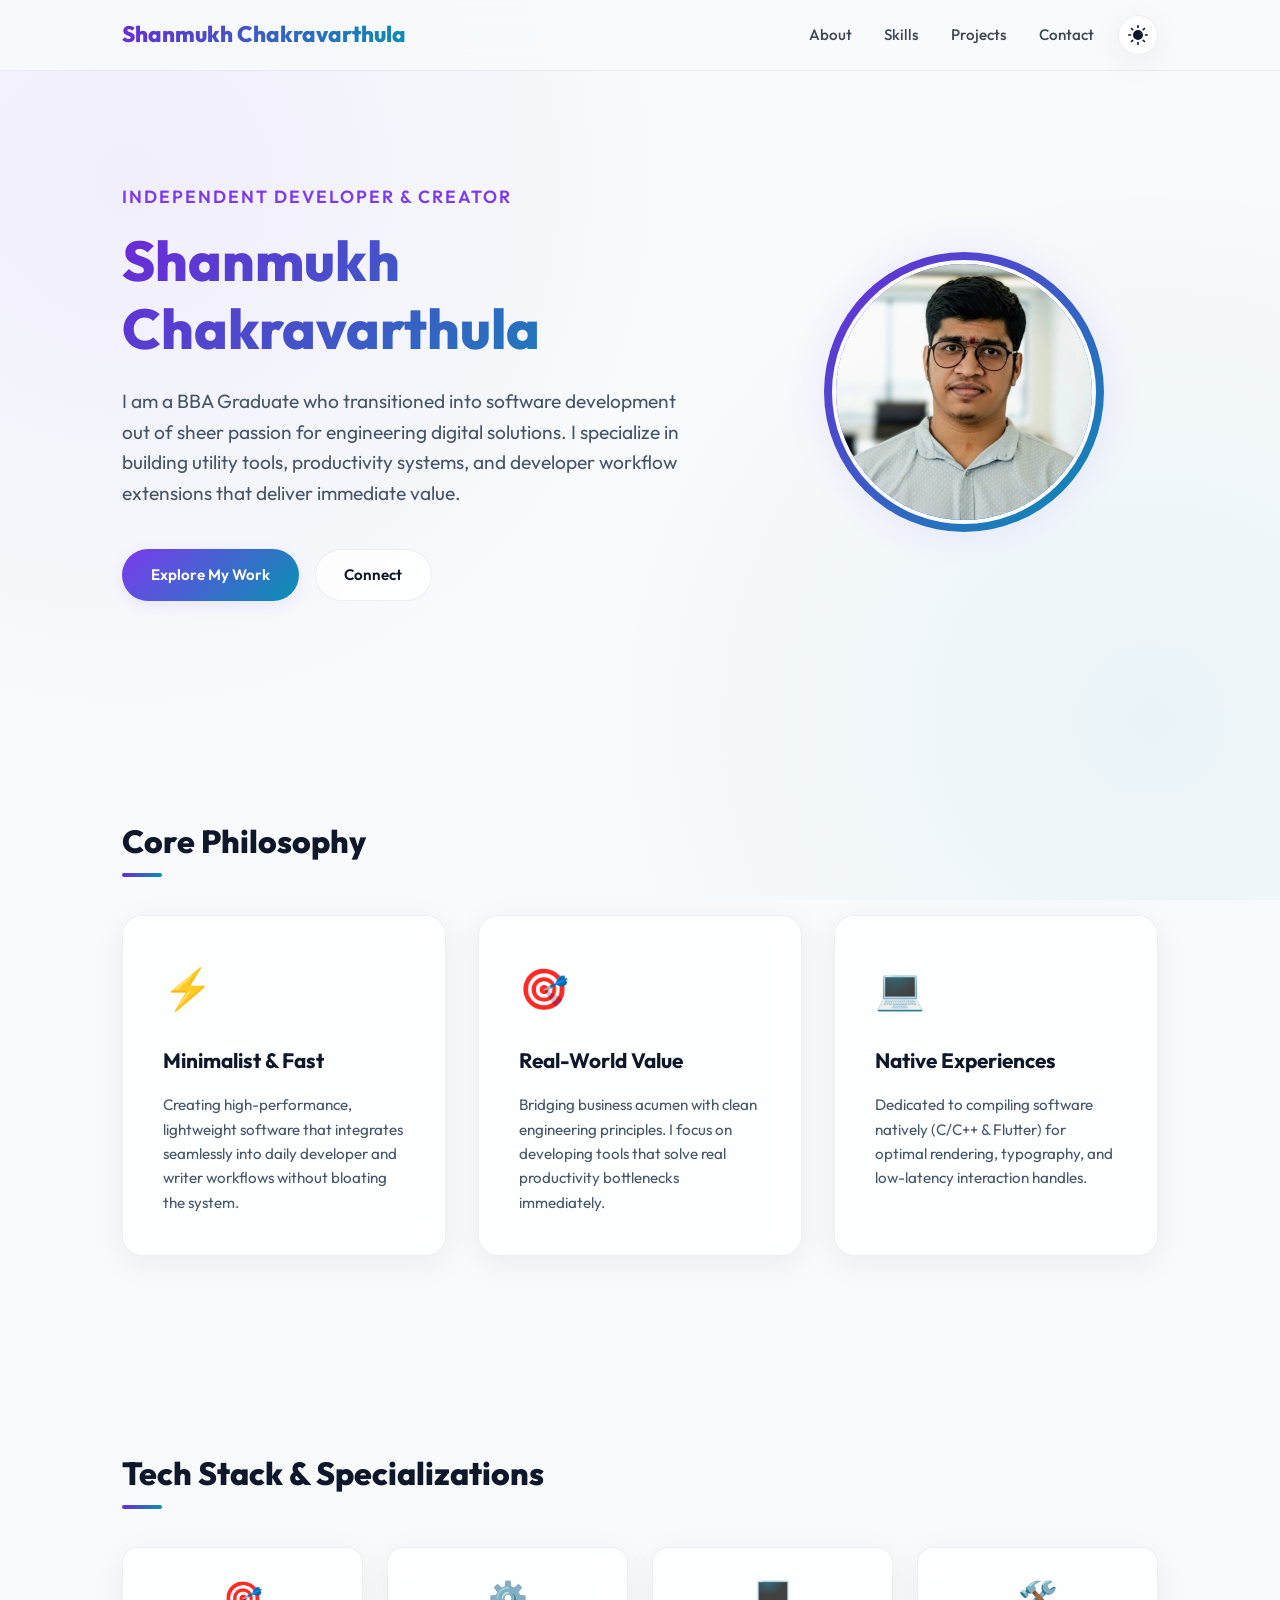
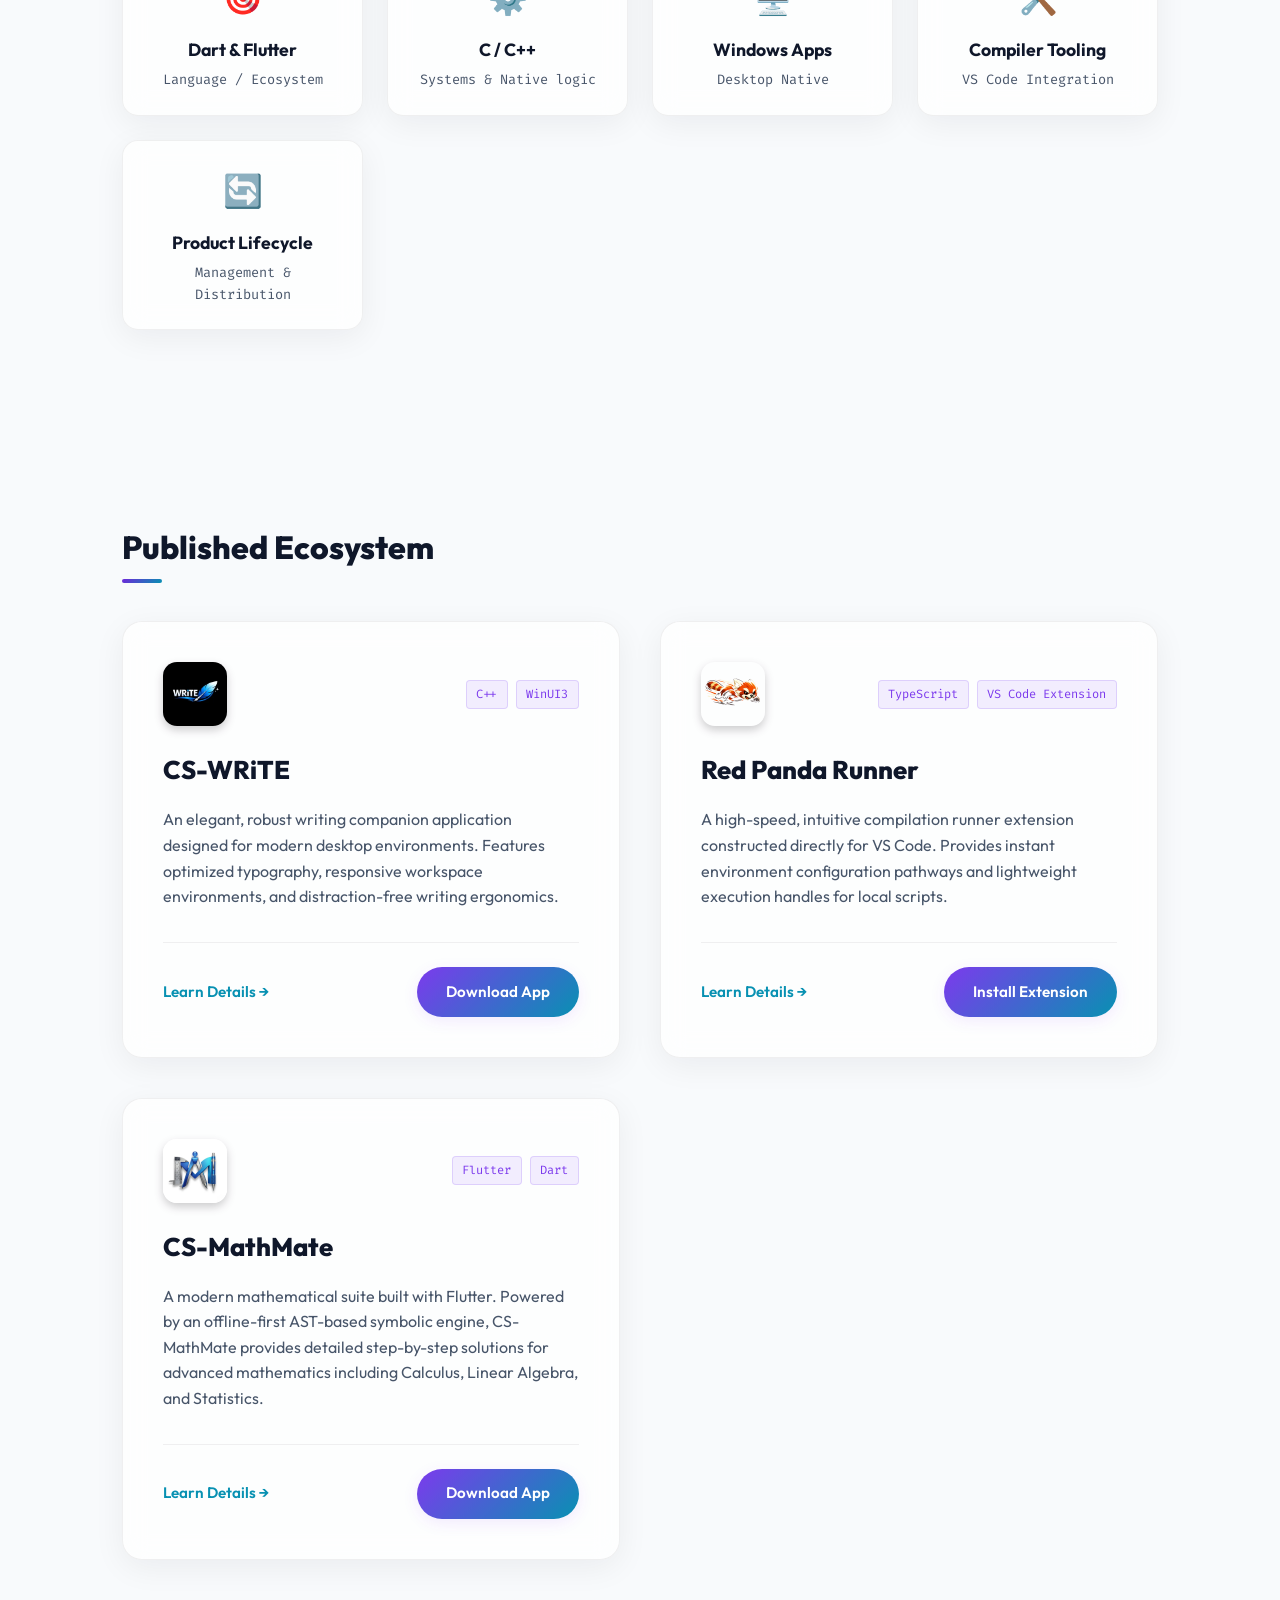
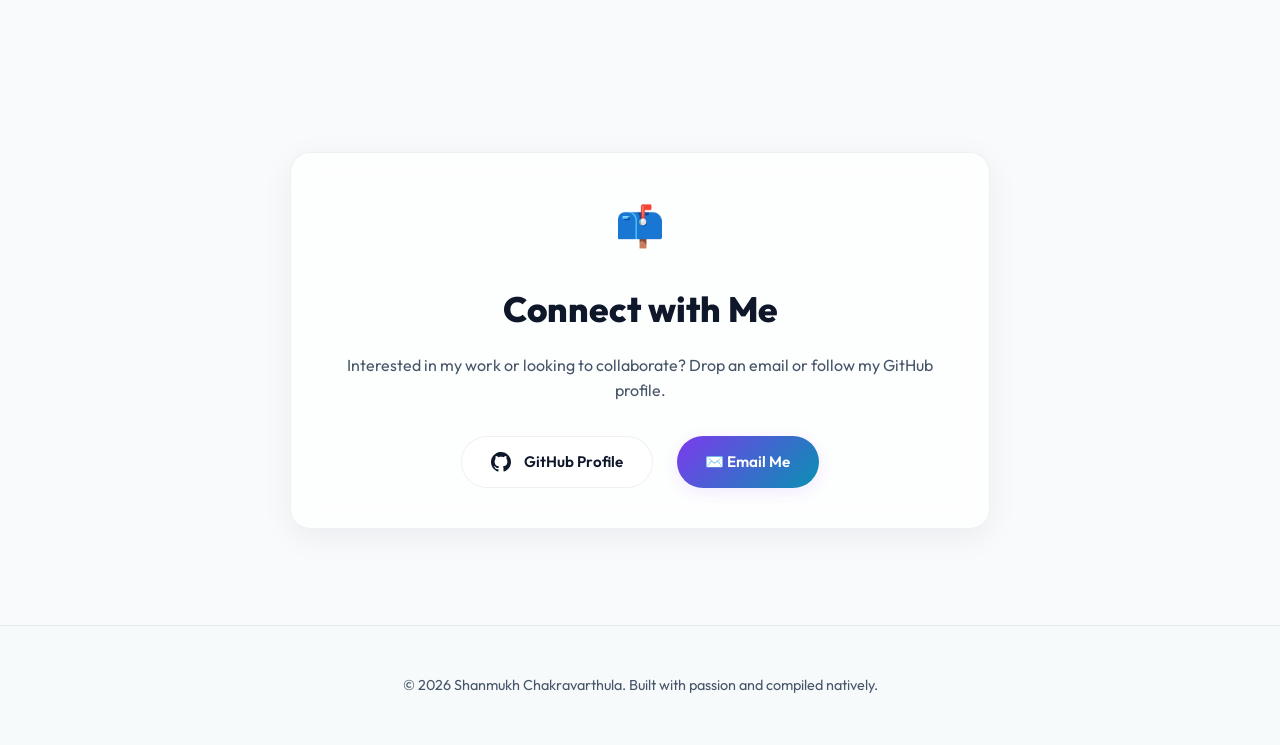
<file: index.html>
<!DOCTYPE html>
<html lang="en">
<head>
    <meta charset="UTF-8">
    <meta http-equiv="X-UA-Compatible" content="IE=edge">
    <meta name="viewport" content="width=device-width, initial-scale=1.0">
    <title>Shanmukh Chakravarthula | Portfolio</title>
    
    <!-- Meta Descriptions for SEO -->
    <meta name="description" content="Portfolio of Shanmukh Chakravarthula - A BBA graduate turned Software Developer specializing in utility tools, productivity systems, and native developer workflow extensions.">
    <meta name="keywords" content="Shanmukh Chakravarthula, Software Developer, Flutter, Dart, C, C++, CS-WRiTE, Red Panda Runner, Developer Tooling">
    
    <!-- Open Graph / Facebook -->
    <meta property="og:type" content="website">
    <meta property="og:url" content="https://shanmukh-chakravarthula.github.io/">
    <meta property="og:title" content="Shanmukh Chakravarthula | Portfolio">
    <meta property="og:description" content="Utility tools, productivity systems, and developer workflow extensions. Built with Dart, Flutter, C, and C++.">
    
    <!-- Stylesheets -->
    <link rel="stylesheet" href="style.css">
</head>
<body>

    <!-- Header / Navbar -->
    <header>
        <div class="container nav-wrapper">
            <a href="index.html" class="logo" id="nav-logo">Shanmukh Chakravarthula</a>
            <div class="nav-actions">
                <ul class="nav-links">
                    <li><a href="#about">About</a></li>
                    <li><a href="#tech">Skills</a></li>
                    <li><a href="#projects">Projects</a></li>
                    <li><a href="#contact">Contact</a></li>
                </ul>
                <button class="theme-toggle-btn" aria-label="Toggle theme" id="theme-toggle">
                    <!-- Sun Icon -->
                    <svg class="sun-icon" viewBox="0 0 24 24" fill="none" stroke="currentColor" stroke-width="2" stroke-linecap="round" stroke-linejoin="round">
                        <circle cx="12" cy="12" r="5"></circle>
                        <line x1="12" y1="1" x2="12" y2="3"></line>
                        <line x1="12" y1="21" x2="12" y2="23"></line>
                        <line x1="4.22" y1="4.22" x2="5.64" y2="5.64"></line>
                        <line x1="18.36" y1="18.36" x2="19.78" y2="19.78"></line>
                        <line x1="1" y1="12" x2="3" y2="12"></line>
                        <line x1="21" y1="12" x2="23" y2="12"></line>
                        <line x1="4.22" y1="19.78" x2="5.64" y2="18.36"></line>
                        <line x1="18.36" y1="5.64" x2="19.78" y2="4.22"></line>
                    </svg>
                    <!-- Moon Icon -->
                    <svg class="moon-icon" viewBox="0 0 24 24" fill="none" stroke="currentColor" stroke-width="2" stroke-linecap="round" stroke-linejoin="round">
                        <path d="M21 12.79A9 9 0 1 1 11.21 3 7 7 0 0 0 21 12.79z"></path>
                    </svg>
                </button>
            </div>
        </div>
    </header>

    <!-- Hero Section -->
    <section class="hero" id="home">
        <div class="container hero-grid">
            <div class="hero-content">
                <span class="hero-subtitle">Independent Developer & Creator</span>
                <h1 class="hero-title">Shanmukh Chakravarthula</h1>
                <p class="hero-desc">
                    I am a BBA Graduate who transitioned into software development out of sheer passion for engineering digital solutions. I specialize in building utility tools, productivity systems, and developer workflow extensions that deliver immediate value.
                </p>
                <div class="hero-buttons">
                    <a href="#projects" class="btn btn-primary" id="btn-hero-projects">Explore My Work</a>
                    <a href="#contact" class="btn btn-secondary" id="btn-hero-contact">Connect</a>
                </div>
            </div>
            <div class="hero-avatar">
                <div class="avatar-wrapper">
                    <img src="assets/profile.webp" alt="Shanmukh Chakravarthula Profile">
                </div>
            </div>
        </div>
    </section>

    <!-- About / Philosophy Section -->
    <section class="section" id="about">
        <div class="container">
            <h2 class="section-title">Core Philosophy</h2>
            <div class="philosophy-grid">
                <!-- Card 1 -->
                <div class="glass-card">
                    <span class="card-icon">⚡</span>
                    <h3 class="card-title">Minimalist & Fast</h3>
                    <p class="card-desc">Creating high-performance, lightweight software that integrates seamlessly into daily developer and writer workflows without bloating the system.</p>
                </div>
                <!-- Card 2 -->
                <div class="glass-card">
                    <span class="card-icon">🎯</span>
                    <h3 class="card-title">Real-World Value</h3>
                    <p class="card-desc">Bridging business acumen with clean engineering principles. I focus on developing tools that solve real productivity bottlenecks immediately.</p>
                </div>
                <!-- Card 3 -->
                <div class="glass-card">
                    <span class="card-icon">💻</span>
                    <h3 class="card-title">Native Experiences</h3>
                    <p class="card-desc">Dedicated to compiling software natively (C/C++ & Flutter) for optimal rendering, typography, and low-latency interaction handles.</p>
                </div>
            </div>
        </div>
    </section>

    <!-- Tech Stack Section -->
    <section class="section" id="tech">
        <div class="container">
            <h2 class="section-title">Tech Stack & Specializations</h2>
            <div class="tech-grid">
                <!-- Tech 1 -->
                <div class="tech-card">
                    <div class="tech-logo">🎯</div>
                    <div class="tech-name">Dart & Flutter</div>
                    <div class="tech-type">Language / Ecosystem</div>
                </div>
                <!-- Tech 2 -->
                <div class="tech-card">
                    <div class="tech-logo">⚙️</div>
                    <div class="tech-name">C / C++</div>
                    <div class="tech-type">Systems & Native logic</div>
                </div>
                <!-- Tech 3 -->
                <div class="tech-card">
                    <div class="tech-logo">🖥️</div>
                    <div class="tech-name">Windows Apps</div>
                    <div class="tech-type">Desktop Native</div>
                </div>
                <!-- Tech 4 -->
                <div class="tech-card">
                    <div class="tech-logo">🛠️</div>
                    <div class="tech-name">Compiler Tooling</div>
                    <div class="tech-type">VS Code Integration</div>
                </div>
                <!-- Tech 5 -->
                <div class="tech-card">
                    <div class="tech-logo">🔄</div>
                    <div class="tech-name">Product Lifecycle</div>
                    <div class="tech-type">Management & Distribution</div>
                </div>
            </div>
        </div>
    </section>

    <!-- Projects Section -->
    <section class="section" id="projects">
        <div class="container">
            <h2 class="section-title">Published Ecosystem</h2>
            <div class="projects-grid">
                
                <!-- Project: CS-WRiTE -->
                <div class="glass-card project-card">
                    <div class="project-header">
                        <img src="assets/cs-write.webp" alt="CS-WRiTE Logo" class="project-logo-img">
                        <div class="project-tags">
                            <span class="tag">C++</span>
                            <span class="tag">WinUI3</span>
                        </div>
                    </div>
                    <a href="cs-write.html" class="project-name-link" id="link-cs-write">CS-WRiTE</a>
                    <p class="project-desc">
                        An elegant, robust writing companion application designed for modern desktop environments. Features optimized typography, responsive workspace environments, and distraction-free writing ergonomics.
                    </p>
                    <div class="project-footer">
                        <a href="cs-write.html" class="project-link-local" id="link-learn-cs-write">Learn Details &rarr;</a>
                        <a href="https://apps.microsoft.com/detail/9NC2K0ZTNJC6?hl=en-us&gl=IN&ocid=pdpshare" target="_blank" rel="noopener noreferrer" class="btn btn-primary" id="btn-dl-cs-write">Download App</a>
                    </div>
                </div>

                <!-- Project: Red Panda Runner -->
                <div class="glass-card project-card">
                    <div class="project-header">
                        <img src="assets/red-panda-runner.webp" alt="Red Panda Runner Logo" class="project-logo-img">
                        <div class="project-tags">
                            <span class="tag">TypeScript</span>
                            <span class="tag">VS Code Extension</span>
                        </div>
                    </div>
                    <a href="red-panda-runner.html" class="project-name-link" id="link-red-panda-runner">Red Panda Runner</a>
                    <p class="project-desc">
                        A high-speed, intuitive compilation runner extension constructed directly for VS Code. Provides instant environment configuration pathways and lightweight execution handles for local scripts.
                    </p>
                    <div class="project-footer">
                        <a href="red-panda-runner.html" class="project-link-local" id="link-learn-red-panda">Learn Details &rarr;</a>
                        <a href="https://marketplace.visualstudio.com/items?itemName=Shanmukh-Chakravarthula.red-panda-runner" target="_blank" rel="noopener noreferrer" class="btn btn-primary" id="btn-dl-red-panda">Install Extension</a>
                    </div>
                </div>

                <!-- Project: CS-MathMate -->
                <div class="glass-card project-card">
                    <div class="project-header">
                        <img src="assets/cs-mathmate.webp" alt="CS-MathMate Logo" class="project-logo-img">
                        <div class="project-tags">
                            <span class="tag">Flutter</span>
                            <span class="tag">Dart</span>
                        </div>
                    </div>
                    <a href="cs-mathmate.html" class="project-name-link" id="link-cs-mathmate">CS-MathMate</a>
                    <p class="project-desc">
                        A modern mathematical suite built with Flutter. Powered by an offline-first AST-based symbolic engine, CS-MathMate provides detailed step-by-step solutions for advanced mathematics including Calculus, Linear Algebra, and Statistics.
                    </p>
                    <div class="project-footer">
                        <a href="cs-mathmate.html" class="project-link-local" id="link-learn-cs-mathmate">Learn Details &rarr;</a>
                        <a href="https://apps.microsoft.com/detail/9p4pvxg3t9zk?hl=en-US&gl=IN" target="_blank" rel="noopener noreferrer" class="btn btn-primary" id="btn-dl-cs-mathmate">Download App</a>
                    </div>
                </div>

            </div>
        </div>
    </section>

    <!-- Contact Section -->
    <section class="section" id="contact">
        <div class="container">
            <div class="glass-card contact-card">
                <span class="card-icon">📫</span>
                <h2 class="contact-title">Connect with Me</h2>
                <p class="contact-desc">
                    Interested in my work or looking to collaborate? Drop an email or follow my GitHub profile.
                </p>
                <div class="contact-links">
                    <a href="https://github.com/Shanmukh-Chakravarthula" target="_blank" rel="noopener noreferrer" class="btn btn-secondary" id="btn-contact-github">
                        <svg width="20" height="20" fill="currentColor" viewBox="0 0 24 24" style="vertical-align: middle; margin-right: 5px;">
                            <path d="M12 0c-6.626 0-12 5.373-12 12 0 5.302 3.438 9.8 8.207 11.387.599.111.793-.261.793-.577v-2.234c-3.338.726-4.033-1.416-4.033-1.416-.546-1.387-1.333-1.756-1.333-1.756-1.089-.745.083-.729.083-.729 1.205.084 1.839 1.237 1.839 1.237 1.07 1.834 2.807 1.304 3.492.997.107-.775.418-1.305.762-1.604-2.665-.305-5.467-1.334-5.467-5.931 0-1.311.469-2.381 1.236-3.221-.124-.303-.535-1.524.117-3.176 0 0 1.008-.322 3.301 1.23.957-.266 1.983-.399 3.003-.404 1.02.005 2.047.138 3.006.404 2.291-1.552 3.297-1.23 3.297-1.23.653 1.653.242 2.874.118 3.176.77.84 1.235 1.911 1.235 3.221 0 4.609-2.807 5.624-5.479 5.921.43.372.823 1.102.823 2.222v3.293c0 .319.192.694.801.576 4.765-1.589 8.199-6.086 8.199-11.386 0-6.627-5.373-12-12-12z"/>
                        </svg>
                        GitHub Profile
                    </a>
                    <a href="mailto:correct_18wavy@icloud.com" class="btn btn-primary" id="btn-contact-email">
                        ✉️ Email Me
                    </a>
                </div>
            </div>
        </div>
    </section>

    <!-- Footer -->
    <footer>
        <div class="container">
            <p class="footer-text">&copy; 2026 Shanmukh Chakravarthula. Built with passion and compiled natively.</p>
        </div>
    </footer>

    <!-- Scripts -->
    <script src="script.js"></script>
</body>
</html>
</file>
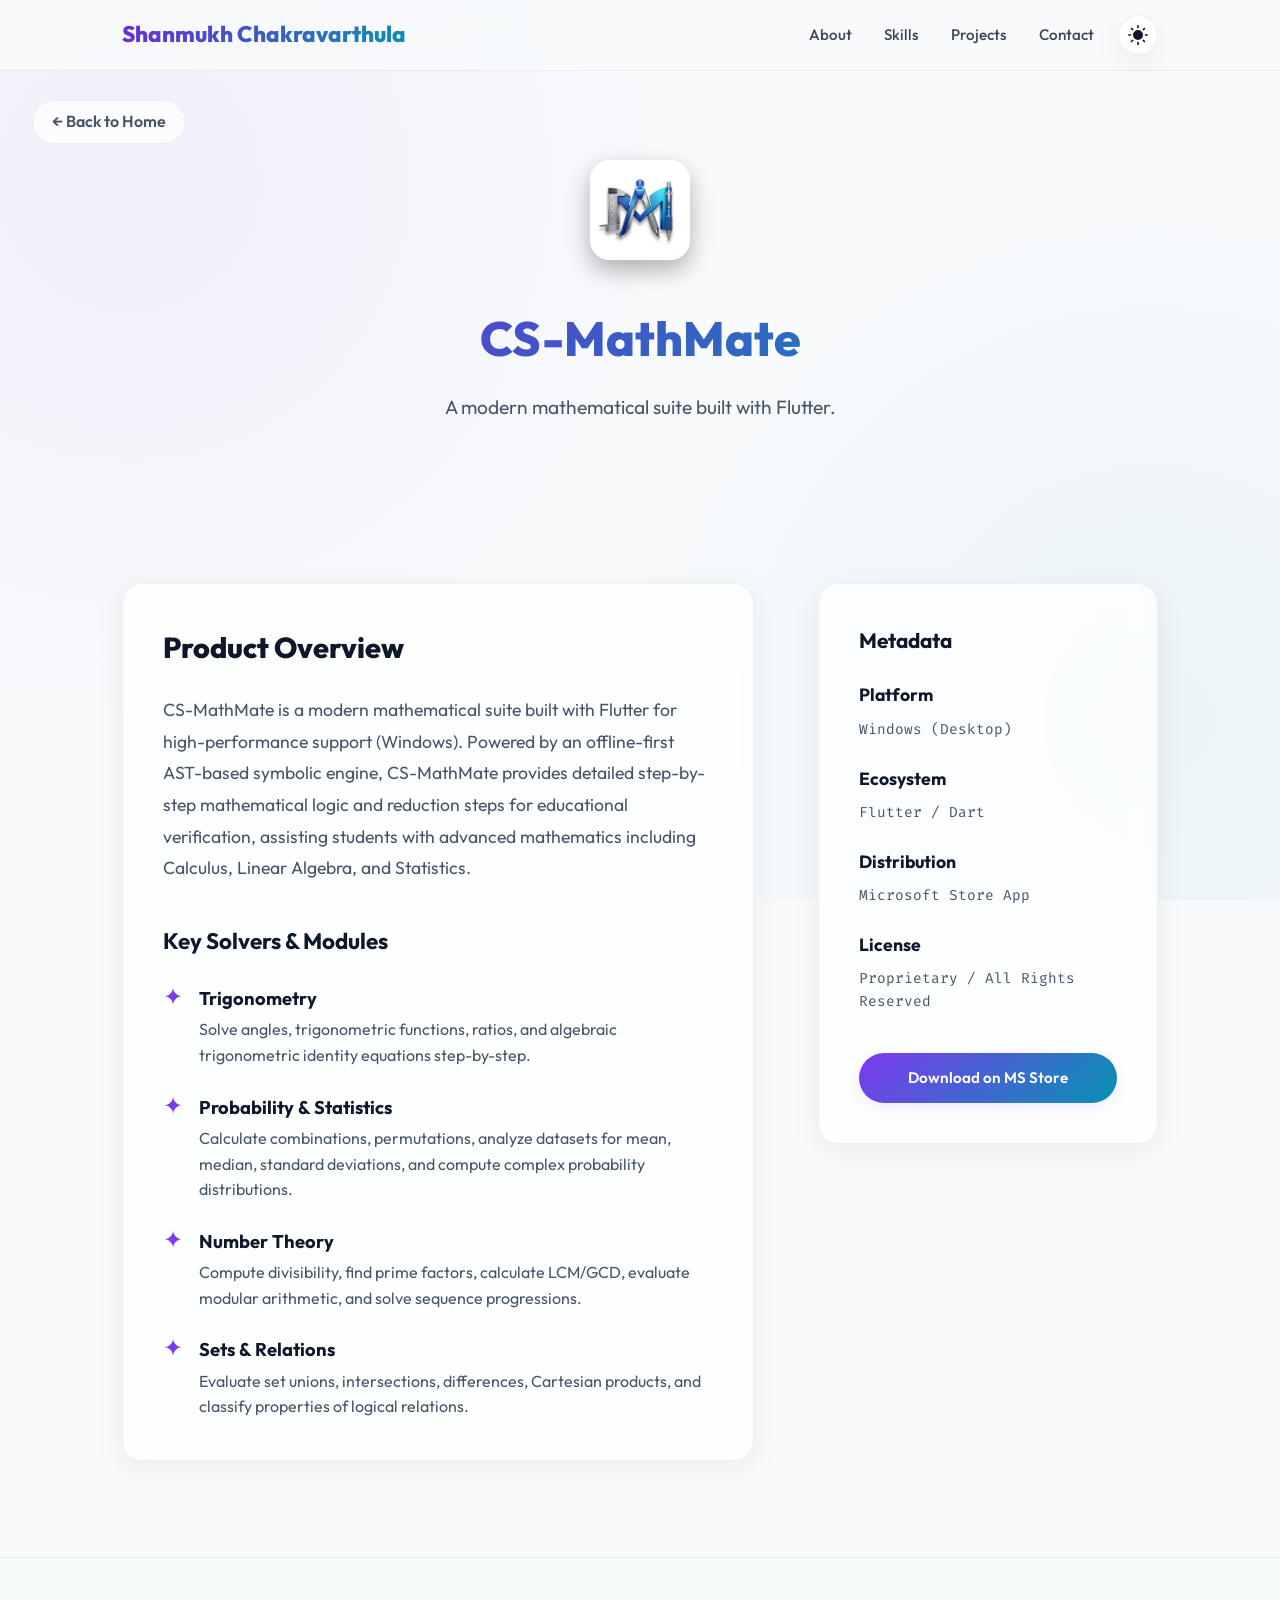
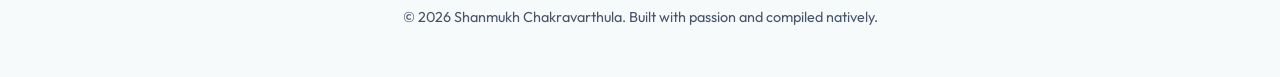
<file: cs-mathmate.html>
<!DOCTYPE html>
<html lang="en">
<head>
    <meta charset="UTF-8">
    <meta http-equiv="X-UA-Compatible" content="IE=edge">
    <meta name="viewport" content="width=device-width, initial-scale=1.0">
    <title>CS-MathMate | Interactive Math Solver</title>
    
    <!-- Meta Descriptions for SEO -->
    <meta name="description" content="CS-MathMate is a modern interactive mathematics solver application. Built with Flutter for high-performance support (Windows).">
    
    <!-- Stylesheets -->
    <link rel="stylesheet" href="style.css">
</head>
<body>

    <!-- Header / Navbar -->
    <header>
        <div class="container nav-wrapper">
            <a href="index.html" class="logo" id="nav-logo">Shanmukh Chakravarthula</a>
            <div class="nav-actions">
                <ul class="nav-links">
                    <li><a href="index.html#about">About</a></li>
                    <li><a href="index.html#tech">Skills</a></li>
                    <li><a href="index.html#projects">Projects</a></li>
                    <li><a href="index.html#contact">Contact</a></li>
                </ul>
                <button class="theme-toggle-btn" aria-label="Toggle theme" id="theme-toggle">
                    <!-- Sun Icon -->
                    <svg class="sun-icon" viewBox="0 0 24 24" fill="none" stroke="currentColor" stroke-width="2" stroke-linecap="round" stroke-linejoin="round">
                        <circle cx="12" cy="12" r="5"></circle>
                        <line x1="12" y1="1" x2="12" y2="3"></line>
                        <line x1="12" y1="21" x2="12" y2="23"></line>
                        <line x1="4.22" y1="4.22" x2="5.64" y2="5.64"></line>
                        <line x1="18.36" y1="18.36" x2="19.78" y2="19.78"></line>
                        <line x1="1" y1="12" x2="3" y2="12"></line>
                        <line x1="21" y1="12" x2="23" y2="12"></line>
                        <line x1="4.22" y1="19.78" x2="5.64" y2="18.36"></line>
                        <line x1="18.36" y1="5.64" x2="19.78" y2="4.22"></svg>
                    <!-- Moon Icon -->
                    <svg class="moon-icon" viewBox="0 0 24 24" fill="none" stroke="currentColor" stroke-width="2" stroke-linecap="round" stroke-linejoin="round">
                        <path d="M21 12.79A9 9 0 1 1 11.21 3 7 7 0 0 0 21 12.79z"></path>
                    </svg>
                </button>
            </div>
        </div>
    </header>

    <!-- Subpage Hero -->
    <section class="subpage-hero">
        <a href="index.html" class="btn-back" id="btn-back-home">&larr; Back to Home</a>
        <div class="container">
            <img src="assets/cs-mathmate.webp" alt="CS-MathMate Logo" class="subpage-logo">
            <h1 class="subpage-title">CS-MathMate</h1>
            <p class="subpage-tagline">A modern mathematical suite built with Flutter.</p>
        </div>
    </section>

    <!-- Subpage Details Section -->
    <section class="section" style="padding-top: 0;">
        <div class="container subpage-details">
            <!-- Left Side: Content & Features -->
            <div class="glass-card">
                <h2 style="font-size: 1.8rem; margin-bottom: 1.5rem; font-weight: 800;">Product Overview</h2>
                <p style="color: var(--text-muted); margin-bottom: 2.5rem; font-size: 1.1rem; line-height: 1.8;">
                    CS-MathMate is a modern mathematical suite built with Flutter for high-performance support (Windows). Powered by an offline-first AST-based symbolic engine, CS-MathMate provides detailed step-by-step mathematical logic and reduction steps for educational verification, assisting students with advanced mathematics including Calculus, Linear Algebra, and Statistics.
                </p>

                <h3 style="font-size: 1.4rem; margin-bottom: 1.5rem; font-weight: 700;">Key Solvers & Modules</h3>
                <div class="features-list">
                    <!-- Feature 1 -->
                    <div class="feature-item">
                        <span class="feature-bullet">✦</span>
                        <div>
                            <h4 class="feature-title">Trigonometry</h4>
                            <p class="feature-desc">Solve angles, trigonometric functions, ratios, and algebraic trigonometric identity equations step-by-step.</p>
                        </div>
                    </div>
                    <!-- Feature 2 -->
                    <div class="feature-item">
                        <span class="feature-bullet">✦</span>
                        <div>
                            <h4 class="feature-title">Probability & Statistics</h4>
                            <p class="feature-desc">Calculate combinations, permutations, analyze datasets for mean, median, standard deviations, and compute complex probability distributions.</p>
                        </div>
                    </div>
                    <!-- Feature 3 -->
                    <div class="feature-item">
                        <span class="feature-bullet">✦</span>
                        <div>
                            <h4 class="feature-title">Number Theory</h4>
                            <p class="feature-desc">Compute divisibility, find prime factors, calculate LCM/GCD, evaluate modular arithmetic, and solve sequence progressions.</p>
                        </div>
                    </div>
                    <!-- Feature 4 -->
                    <div class="feature-item">
                        <span class="feature-bullet">✦</span>
                        <div>
                            <h4 class="feature-title">Sets & Relations</h4>
                            <p class="feature-desc">Evaluate set unions, intersections, differences, Cartesian products, and classify properties of logical relations.</p>
                        </div>
                    </div>
                </div>
            </div>

            <!-- Right Side: Sidebar Meta -->
            <div class="glass-card sidebar-card">
                <h3 style="font-size: 1.3rem; margin-bottom: 1.5rem; font-weight: 700;">Metadata</h3>
                
                <div class="meta-info-title">Platform</div>
                <div class="meta-info-value">Windows (Desktop)</div>

                <div class="meta-info-title">Ecosystem</div>
                <div class="meta-info-value">Flutter / Dart</div>

                <div class="meta-info-title">Distribution</div>
                <div class="meta-info-value">Microsoft Store App</div>

                <div class="meta-info-title">License</div>
                <div class="meta-info-value">Proprietary / All Rights Reserved</div>

                <a href="https://apps.microsoft.com/detail/9p4pvxg3t9zk?hl=en-US&gl=IN" target="_blank" rel="noopener noreferrer" class="btn btn-primary" style="width: 100%; text-align: center; margin-top: 1rem;" id="btn-sidebar-store">
                    Download on MS Store
                </a>
            </div>
        </div>
    </section>

    <!-- Footer -->
    <footer>
        <div class="container">
            <p class="footer-text">&copy; 2026 Shanmukh Chakravarthula. Built with passion and compiled natively.</p>
        </div>
    </footer>

    <!-- Scripts -->
    <script src="script.js"></script>
</body>
</html>
</file>
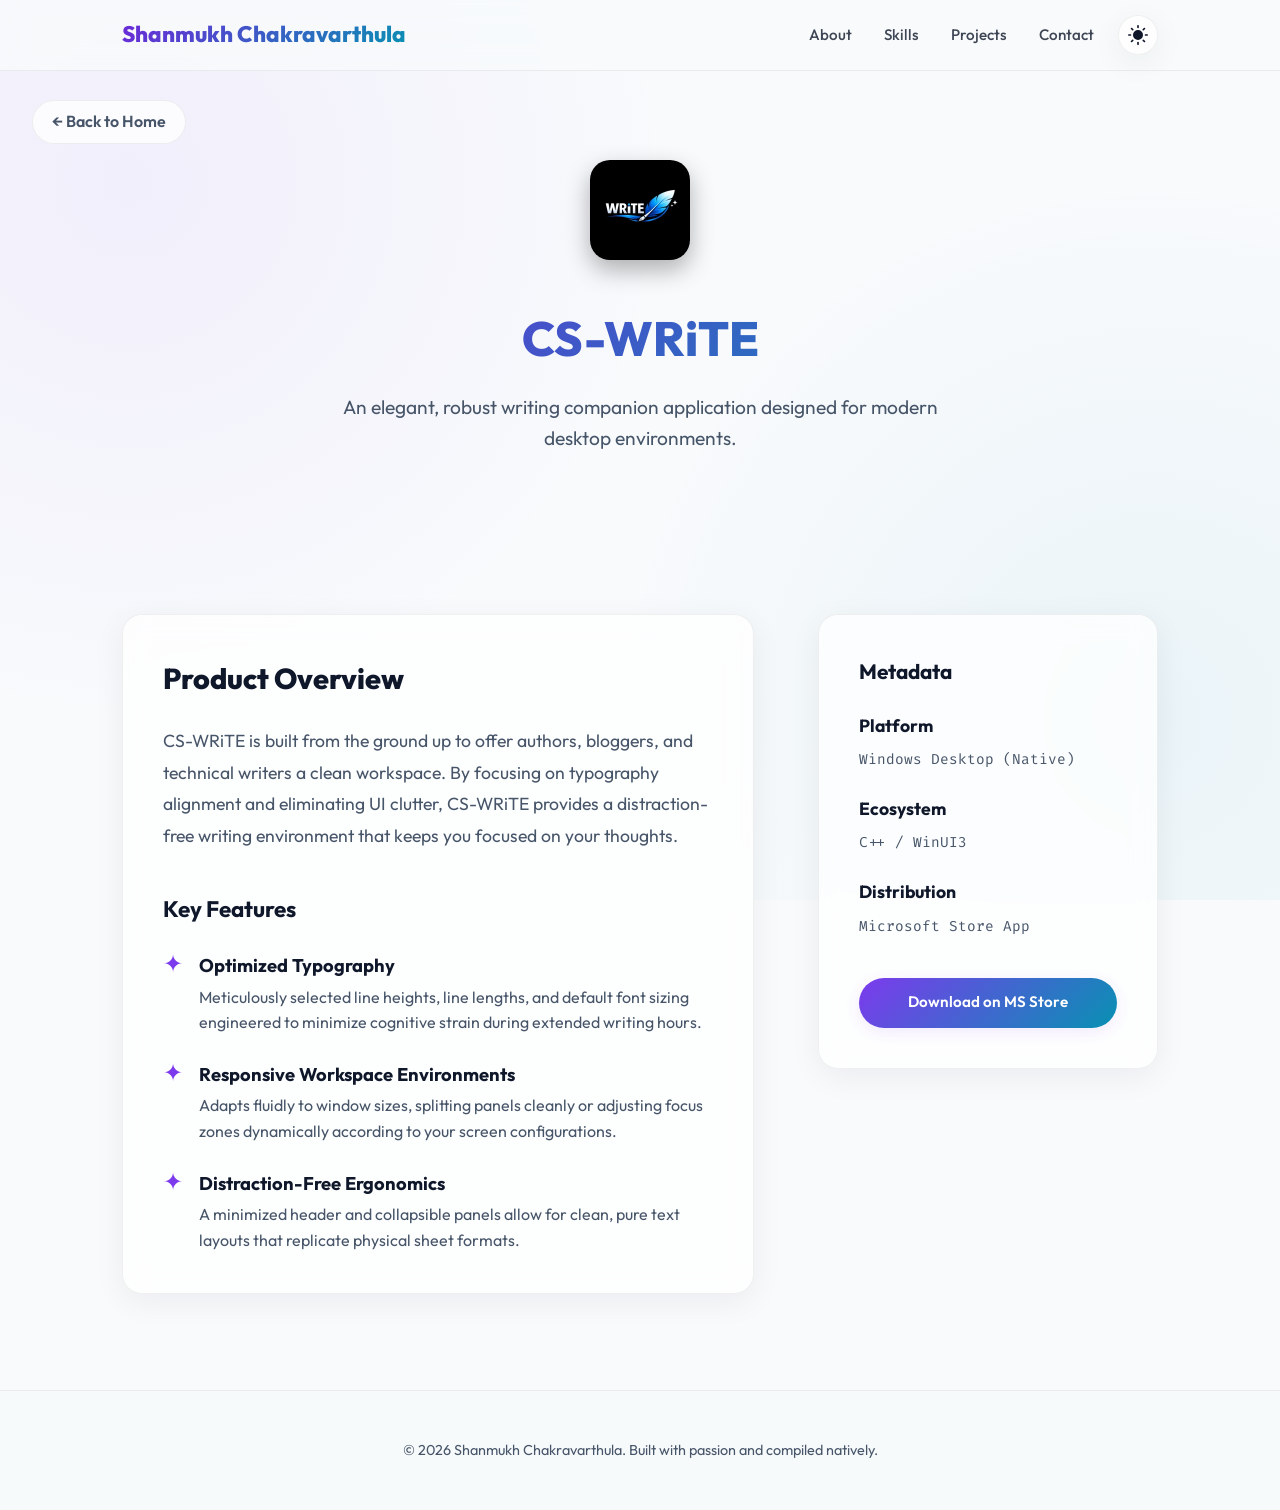
<file: cs-write.html>
<!DOCTYPE html>
<html lang="en">
<head>
    <meta charset="UTF-8">
    <meta http-equiv="X-UA-Compatible" content="IE=edge">
    <meta name="viewport" content="width=device-width, initial-scale=1.0">
    <title>CS-WRiTE | Desktop Writing Companion</title>
    
    <!-- Meta Descriptions for SEO -->
    <meta name="description" content="CS-WRiTE is an elegant, robust writing companion application designed for modern desktop environments. Natively compiled for Windows.">
    
    <!-- Stylesheets -->
    <link rel="stylesheet" href="style.css">
</head>
<body>

    <!-- Header / Navbar -->
    <header>
        <div class="container nav-wrapper">
            <a href="index.html" class="logo" id="nav-logo">Shanmukh Chakravarthula</a>
            <div class="nav-actions">
                <ul class="nav-links">
                    <li><a href="index.html#about">About</a></li>
                    <li><a href="index.html#tech">Skills</a></li>
                    <li><a href="index.html#projects">Projects</a></li>
                    <li><a href="index.html#contact">Contact</a></li>
                </ul>
                <button class="theme-toggle-btn" aria-label="Toggle theme" id="theme-toggle">
                    <!-- Sun Icon -->
                    <svg class="sun-icon" viewBox="0 0 24 24" fill="none" stroke="currentColor" stroke-width="2" stroke-linecap="round" stroke-linejoin="round">
                        <circle cx="12" cy="12" r="5"></circle>
                        <line x1="12" y1="1" x2="12" y2="3"></line>
                        <line x1="12" y1="21" x2="12" y2="23"></line>
                        <line x1="4.22" y1="4.22" x2="5.64" y2="5.64"></line>
                        <line x1="18.36" y1="18.36" x2="19.78" y2="19.78"></line>
                        <line x1="1" y1="12" x2="3" y2="12"></line>
                        <line x1="21" y1="12" x2="23" y2="12"></line>
                        <line x1="4.22" y1="19.78" x2="5.64" y2="18.36"></line>
                        <line x1="18.36" y1="5.64" x2="19.78" y2="4.22"></svg>
                    <!-- Moon Icon -->
                    <svg class="moon-icon" viewBox="0 0 24 24" fill="none" stroke="currentColor" stroke-width="2" stroke-linecap="round" stroke-linejoin="round">
                        <path d="M21 12.79A9 9 0 1 1 11.21 3 7 7 0 0 0 21 12.79z"></path>
                    </svg>
                </button>
            </div>
        </div>
    </header>

    <!-- Subpage Hero -->
    <section class="subpage-hero">
        <a href="index.html" class="btn-back" id="btn-back-home">&larr; Back to Home</a>
        <div class="container">
            <img src="assets/cs-write.webp" alt="CS-WRiTE Logo" class="subpage-logo">
            <h1 class="subpage-title">CS-WRiTE</h1>
            <p class="subpage-tagline">An elegant, robust writing companion application designed for modern desktop environments.</p>
        </div>
    </section>

    <!-- Subpage Details Section -->
    <section class="section" style="padding-top: 0;">
        <div class="container subpage-details">
            <!-- Left Side: Content & Features -->
            <div class="glass-card">
                <h2 style="font-size: 1.8rem; margin-bottom: 1.5rem; font-weight: 800;">Product Overview</h2>
                <p style="color: var(--text-muted); margin-bottom: 2.5rem; font-size: 1.1rem; line-height: 1.8;">
                    CS-WRiTE is built from the ground up to offer authors, bloggers, and technical writers a clean workspace. By focusing on typography alignment and eliminating UI clutter, CS-WRiTE provides a distraction-free writing environment that keeps you focused on your thoughts.
                </p>

                <h3 style="font-size: 1.4rem; margin-bottom: 1.5rem; font-weight: 700;">Key Features</h3>
                <div class="features-list">
                    <!-- Feature 1 -->
                    <div class="feature-item">
                        <span class="feature-bullet">✦</span>
                        <div>
                            <h4 class="feature-title">Optimized Typography</h4>
                            <p class="feature-desc">Meticulously selected line heights, line lengths, and default font sizing engineered to minimize cognitive strain during extended writing hours.</p>
                        </div>
                    </div>
                    <!-- Feature 2 -->
                    <div class="feature-item">
                        <span class="feature-bullet">✦</span>
                        <div>
                            <h4 class="feature-title">Responsive Workspace Environments</h4>
                            <p class="feature-desc">Adapts fluidly to window sizes, splitting panels cleanly or adjusting focus zones dynamically according to your screen configurations.</p>
                        </div>
                    </div>
                    <!-- Feature 3 -->
                    <div class="feature-item">
                        <span class="feature-bullet">✦</span>
                        <div>
                            <h4 class="feature-title">Distraction-Free Ergonomics</h4>
                            <p class="feature-desc">A minimized header and collapsible panels allow for clean, pure text layouts that replicate physical sheet formats.</p>
                        </div>
                    </div>
                </div>
            </div>

            <!-- Right Side: Sidebar Meta -->
            <div class="glass-card sidebar-card">
                <h3 style="font-size: 1.3rem; margin-bottom: 1.5rem; font-weight: 700;">Metadata</h3>
                
                <div class="meta-info-title">Platform</div>
                <div class="meta-info-value">Windows Desktop (Native)</div>

                <div class="meta-info-title">Ecosystem</div>
                <div class="meta-info-value">C++ / WinUI3</div>

                <div class="meta-info-title">Distribution</div>
                <div class="meta-info-value">Microsoft Store App</div>

                <a href="https://apps.microsoft.com/detail/9NC2K0ZTNJC6?hl=en-us&gl=IN&ocid=pdpshare" target="_blank" rel="noopener noreferrer" class="btn btn-primary" style="width: 100%; text-align: center; margin-top: 1rem;" id="btn-sidebar-store">
                    Download on MS Store
                </a>
            </div>
        </div>
    </section>

    <!-- Footer -->
    <footer>
        <div class="container">
            <p class="footer-text">&copy; 2026 Shanmukh Chakravarthula. Built with passion and compiled natively.</p>
        </div>
    </footer>

    <!-- Scripts -->
    <script src="script.js"></script>
</body>
</html>
</file>
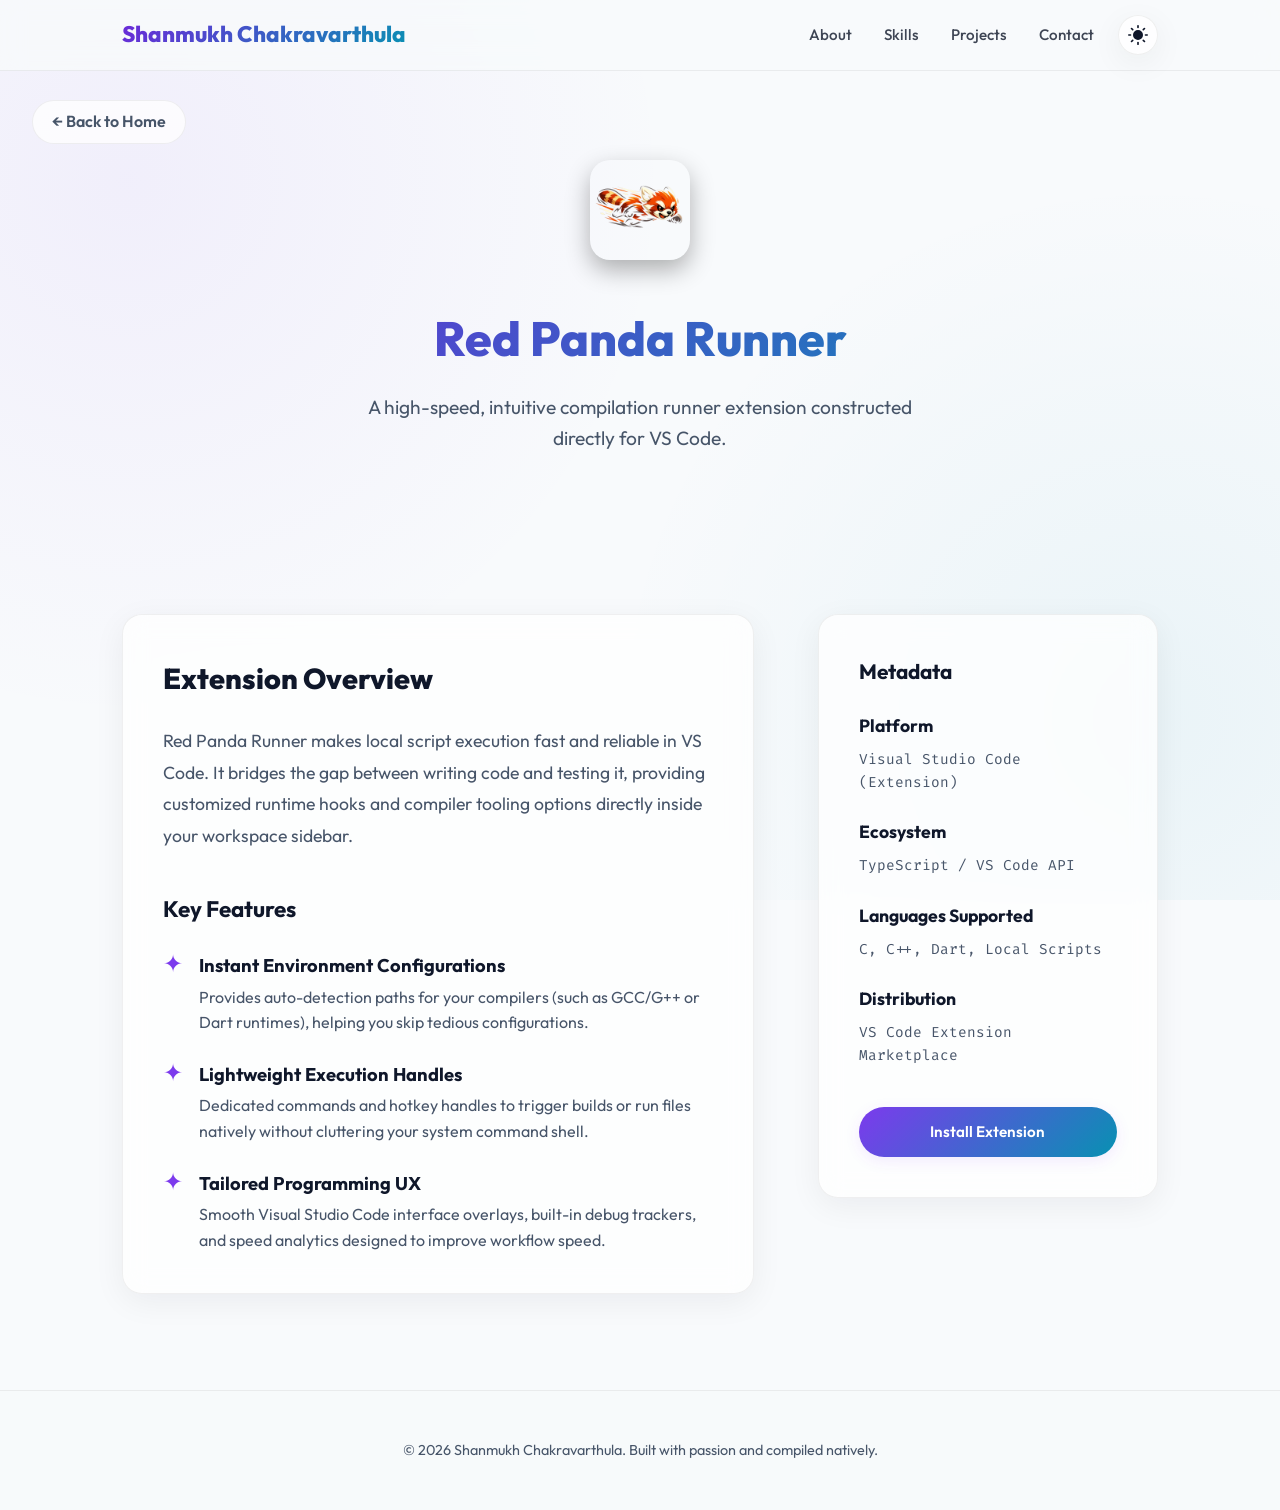
<file: red-panda-runner.html>
<!DOCTYPE html>
<html lang="en">
<head>
    <meta charset="UTF-8">
    <meta http-equiv="X-UA-Compatible" content="IE=edge">
    <meta name="viewport" content="width=device-width, initial-scale=1.0">
    <title>Red Panda Runner | VS Code Compilation Extension</title>
    
    <!-- Meta Descriptions for SEO -->
    <meta name="description" content="Red Panda Runner is a high-speed, intuitive compilation runner extension constructed directly for VS Code.">
    
    <!-- Stylesheets -->
    <link rel="stylesheet" href="style.css">
</head>
<body>

    <!-- Header / Navbar -->
    <header>
        <div class="container nav-wrapper">
            <a href="index.html" class="logo" id="nav-logo">Shanmukh Chakravarthula</a>
            <div class="nav-actions">
                <ul class="nav-links">
                    <li><a href="index.html#about">About</a></li>
                    <li><a href="index.html#tech">Skills</a></li>
                    <li><a href="index.html#projects">Projects</a></li>
                    <li><a href="index.html#contact">Contact</a></li>
                </ul>
                <button class="theme-toggle-btn" aria-label="Toggle theme" id="theme-toggle">
                    <!-- Sun Icon -->
                    <svg class="sun-icon" viewBox="0 0 24 24" fill="none" stroke="currentColor" stroke-width="2" stroke-linecap="round" stroke-linejoin="round">
                        <circle cx="12" cy="12" r="5"></circle>
                        <line x1="12" y1="1" x2="12" y2="3"></line>
                        <line x1="12" y1="21" x2="12" y2="23"></line>
                        <line x1="4.22" y1="4.22" x2="5.64" y2="5.64"></line>
                        <line x1="18.36" y1="18.36" x2="19.78" y2="19.78"></line>
                        <line x1="1" y1="12" x2="3" y2="12"></line>
                        <line x1="21" y1="12" x2="23" y2="12"></line>
                        <line x1="4.22" y1="19.78" x2="5.64" y2="18.36"></line>
                        <line x1="18.36" y1="5.64" x2="19.78" y2="4.22"></svg>
                    <!-- Moon Icon -->
                    <svg class="moon-icon" viewBox="0 0 24 24" fill="none" stroke="currentColor" stroke-width="2" stroke-linecap="round" stroke-linejoin="round">
                        <path d="M21 12.79A9 9 0 1 1 11.21 3 7 7 0 0 0 21 12.79z"></path>
                    </svg>
                </button>
            </div>
        </div>
    </header>

    <!-- Subpage Hero -->
    <section class="subpage-hero">
        <a href="index.html" class="btn-back" id="btn-back-home">&larr; Back to Home</a>
        <div class="container">
            <img src="assets/red-panda-runner.webp" alt="Red Panda Runner Logo" class="subpage-logo">
            <h1 class="subpage-title">Red Panda Runner</h1>
            <p class="subpage-tagline">A high-speed, intuitive compilation runner extension constructed directly for VS Code.</p>
        </div>
    </section>

    <!-- Subpage Details Section -->
    <section class="section" style="padding-top: 0;">
        <div class="container subpage-details">
            <!-- Left Side: Content & Features -->
            <div class="glass-card">
                <h2 style="font-size: 1.8rem; margin-bottom: 1.5rem; font-weight: 800;">Extension Overview</h2>
                <p style="color: var(--text-muted); margin-bottom: 2.5rem; font-size: 1.1rem; line-height: 1.8;">
                    Red Panda Runner makes local script execution fast and reliable in VS Code. It bridges the gap between writing code and testing it, providing customized runtime hooks and compiler tooling options directly inside your workspace sidebar.
                </p>

                <h3 style="font-size: 1.4rem; margin-bottom: 1.5rem; font-weight: 700;">Key Features</h3>
                <div class="features-list">
                    <!-- Feature 1 -->
                    <div class="feature-item">
                        <span class="feature-bullet">✦</span>
                        <div>
                            <h4 class="feature-title">Instant Environment Configurations</h4>
                            <p class="feature-desc">Provides auto-detection paths for your compilers (such as GCC/G++ or Dart runtimes), helping you skip tedious configurations.</p>
                        </div>
                    </div>
                    <!-- Feature 2 -->
                    <div class="feature-item">
                        <span class="feature-bullet">✦</span>
                        <div>
                            <h4 class="feature-title">Lightweight Execution Handles</h4>
                            <p class="feature-desc">Dedicated commands and hotkey handles to trigger builds or run files natively without cluttering your system command shell.</p>
                        </div>
                    </div>
                    <!-- Feature 3 -->
                    <div class="feature-item">
                        <span class="feature-bullet">✦</span>
                        <div>
                            <h4 class="feature-title">Tailored Programming UX</h4>
                            <p class="feature-desc">Smooth Visual Studio Code interface overlays, built-in debug trackers, and speed analytics designed to improve workflow speed.</p>
                        </div>
                    </div>
                </div>
            </div>

            <!-- Right Side: Sidebar Meta -->
            <div class="glass-card sidebar-card">
                <h3 style="font-size: 1.3rem; margin-bottom: 1.5rem; font-weight: 700;">Metadata</h3>
                
                <div class="meta-info-title">Platform</div>
                <div class="meta-info-value">Visual Studio Code (Extension)</div>

                <div class="meta-info-title">Ecosystem</div>
                <div class="meta-info-value">TypeScript / VS Code API</div>

                <div class="meta-info-title">Languages Supported</div>
                <div class="meta-info-value">C, C++, Dart, Local Scripts</div>

                <div class="meta-info-title">Distribution</div>
                <div class="meta-info-value">VS Code Extension Marketplace</div>

                <a href="https://marketplace.visualstudio.com/items?itemName=Shanmukh-Chakravarthula.red-panda-runner" target="_blank" rel="noopener noreferrer" class="btn btn-primary" style="width: 100%; text-align: center; margin-top: 1rem;" id="btn-sidebar-marketplace">
                    Install Extension
                </a>
            </div>
        </div>
    </section>

    <!-- Footer -->
    <footer>
        <div class="container">
            <p class="footer-text">&copy; 2026 Shanmukh Chakravarthula. Built with passion and compiled natively.</p>
        </div>
    </footer>

    <!-- Scripts -->
    <script src="script.js"></script>
</body>
</html>
</file>
<file: style.css>
@import url('https://fonts.googleapis.com/css2?family=Outfit:wght@300;400;500;600;700;800&family=Fira+Code:wght@400;500&display=swap');

:root {
    --bg-color: #080c14;
    --bg-glow-1: radial-gradient(circle at 10% 20%, rgba(139, 92, 246, 0.15) 0%, transparent 40%);
    --bg-glow-2: radial-gradient(circle at 90% 80%, rgba(6, 182, 212, 0.12) 0%, transparent 40%);
    --card-bg: rgba(17, 24, 39, 0.6);
    --card-border: rgba(255, 255, 255, 0.06);
    --card-hover-border: rgba(139, 92, 246, 0.4);
    --text-color: #f3f4f6;
    --text-muted: #9ca3af;
    --accent-1: #8b5cf6; /* Indigo/Violet */
    --accent-2: #06b6d4; /* Cyan */
    --gradient-hero: linear-gradient(135deg, #a78bfa, #06b6d4);
    --gradient-btn: linear-gradient(135deg, #7c3aed, #0891b2);
    --gradient-btn-hover: linear-gradient(135deg, #6d28d9, #0891b2);
    --nav-bg: rgba(8, 12, 20, 0.7);
    --shadow-color: rgba(0, 0, 0, 0.4);
    --glow-color: rgba(139, 92, 246, 0.2);
    --card-shadow: 0 8px 32px 0 rgba(0, 0, 0, 0.37);
    --font-sans: 'Outfit', sans-serif;
    --font-mono: 'Fira Code', monospace;
    --transition: all 0.4s cubic-bezier(0.16, 1, 0.3, 1);
}

[data-theme="light"] {
    --bg-color: #f8fafc;
    --bg-glow-1: radial-gradient(circle at 10% 20%, rgba(124, 58, 237, 0.06) 0%, transparent 40%);
    --bg-glow-2: radial-gradient(circle at 90% 80%, rgba(8, 145, 178, 0.06) 0%, transparent 40%);
    --card-bg: rgba(255, 255, 255, 0.75);
    --card-border: rgba(0, 0, 0, 0.06);
    --card-hover-border: rgba(124, 58, 237, 0.3);
    --text-color: #0f172a;
    --text-muted: #475569;
    --accent-1: #7c3aed;
    --accent-2: #0891b2;
    --gradient-hero: linear-gradient(135deg, #6d28d9, #0891b2);
    --gradient-btn: linear-gradient(135deg, #7c3aed, #0891b2);
    --gradient-btn-hover: linear-gradient(135deg, #6d28d9, #0e7490);
    --nav-bg: rgba(248, 250, 252, 0.8);
    --shadow-color: rgba(15, 23, 42, 0.08);
    --glow-color: rgba(124, 58, 237, 0.1);
    --card-shadow: 0 8px 32px 0 rgba(15, 23, 42, 0.06);
}

* {
    margin: 0;
    padding: 0;
    box-sizing: border-box;
}

html {
    scroll-behavior: smooth;
}

body {
    background-color: var(--bg-color);
    background-image: var(--bg-glow-1), var(--bg-glow-2);
    background-attachment: fixed;
    color: var(--text-color);
    font-family: var(--font-sans);
    line-height: 1.6;
    overflow-x: hidden;
    transition: background-color 0.5s ease, color 0.5s ease;
}

/* Scrollbar Customization */
::-webkit-scrollbar {
    width: 8px;
}
::-webkit-scrollbar-track {
    background: var(--bg-color);
}
::-webkit-scrollbar-thumb {
    background: var(--card-border);
    border-radius: 4px;
}
::-webkit-scrollbar-thumb:hover {
    background: var(--accent-1);
}

/* Common Layout Containers */
.container {
    max-width: 1100px;
    margin: 0 auto;
    padding: 0 2rem;
}

/* Header & Navigation */
header {
    position: fixed;
    top: 0;
    left: 0;
    width: 100%;
    z-index: 1000;
    background-color: var(--nav-bg);
    backdrop-filter: blur(12px);
    -webkit-backdrop-filter: blur(12px);
    border-bottom: 1px solid var(--card-border);
    transition: var(--transition);
}

header.scrolled {
    box-shadow: var(--card-shadow);
}

.nav-wrapper {
    display: flex;
    justify-content: space-between;
    align-items: center;
    height: 70px;
}

.logo {
    font-size: 1.4rem;
    font-weight: 800;
    text-decoration: none;
    color: var(--text-color);
    background: var(--gradient-hero);
    -webkit-background-clip: text;
    -webkit-text-fill-color: transparent;
    transition: var(--transition);
}

.nav-actions {
    display: flex;
    align-items: center;
    gap: 1.5rem;
}

.nav-links {
    display: flex;
    align-items: center;
    list-style: none;
    gap: 2rem;
}

.nav-links a {
    text-decoration: none;
    color: var(--text-color);
    font-weight: 500;
    font-size: 0.95rem;
    transition: var(--transition);
    opacity: 0.8;
}

.nav-links a:hover {
    color: var(--accent-1);
    opacity: 1;
}

/* Theme Toggle Button */
.theme-toggle-btn {
    background: none;
    border: 1px solid var(--card-border);
    cursor: pointer;
    width: 40px;
    height: 40px;
    border-radius: 50%;
    display: flex;
    align-items: center;
    justify-content: center;
    color: var(--text-color);
    background-color: var(--card-bg);
    transition: var(--transition);
    box-shadow: var(--card-shadow);
}

.theme-toggle-btn:hover {
    border-color: var(--accent-1);
    transform: scale(1.05);
}

.theme-toggle-btn svg {
    width: 20px;
    height: 20px;
    fill: currentColor;
    transition: transform 0.5s ease;
}

[data-theme="light"] .theme-toggle-btn svg.moon-icon {
    display: none;
}
[data-theme="dark"] .theme-toggle-btn svg.sun-icon {
    display: none;
}

/* Hero Section */
.hero {
    padding: 10rem 0 6rem 0;
    position: relative;
    display: flex;
    align-items: center;
    min-height: 80vh;
}

.hero-grid {
    display: grid;
    grid-template-columns: 1.2fr 0.8fr;
    gap: 4rem;
    align-items: center;
}

.hero-content {
    display: flex;
    flex-direction: column;
}

.hero-subtitle {
    font-size: 1.1rem;
    font-weight: 600;
    color: var(--accent-1);
    letter-spacing: 2px;
    text-transform: uppercase;
    margin-bottom: 1rem;
}

.hero-title {
    font-size: 3.5rem;
    font-weight: 800;
    line-height: 1.2;
    margin-bottom: 1.5rem;
    background: var(--gradient-hero);
    -webkit-background-clip: text;
    -webkit-text-fill-color: transparent;
}

.hero-desc {
    font-size: 1.2rem;
    color: var(--text-muted);
    margin-bottom: 2.5rem;
    max-width: 600px;
}

.hero-buttons {
    display: flex;
    gap: 1rem;
}

.btn {
    display: inline-flex;
    align-items: center;
    justify-content: center;
    padding: 0.8rem 1.8rem;
    border-radius: 50px;
    font-weight: 600;
    font-size: 0.95rem;
    text-decoration: none;
    transition: var(--transition);
    cursor: pointer;
    gap: 0.5rem;
}

.btn-primary {
    background: var(--gradient-btn);
    color: #fff;
    border: none;
    box-shadow: 0 4px 15px var(--glow-color);
}

.btn-primary:hover {
    background: var(--gradient-btn-hover);
    transform: translateY(-2px);
    box-shadow: 0 6px 20px var(--glow-color);
}

.btn-secondary {
    background-color: var(--card-bg);
    color: var(--text-color);
    border: 1px solid var(--card-border);
}

.btn-secondary:hover {
    border-color: var(--accent-1);
    transform: translateY(-2px);
}

.hero-avatar {
    position: relative;
    display: flex;
    justify-content: center;
}

.avatar-wrapper {
    position: relative;
    width: 280px;
    height: 280px;
    border-radius: 50%;
    padding: 8px;
    background: var(--gradient-hero);
    box-shadow: 0 0 40px var(--glow-color);
    animation: float 6s ease-in-out infinite;
}

.avatar-wrapper img {
    width: 100%;
    height: 100%;
    border-radius: 50%;
    object-fit: cover;
    background-color: var(--bg-color);
    border: 4px solid var(--bg-color);
}

@keyframes float {
    0%, 100% { transform: translateY(0px); }
    50% { transform: translateY(-10px); }
}

/* Sections General */
.section {
    padding: 6rem 0;
}

.section-title {
    font-size: 2rem;
    font-weight: 800;
    margin-bottom: 3rem;
    position: relative;
    display: inline-block;
}

.section-title::after {
    content: '';
    position: absolute;
    bottom: -10px;
    left: 0;
    width: 40px;
    height: 4px;
    background: var(--gradient-hero);
    border-radius: 2px;
}

/* About / Philosophy Cards */
.philosophy-grid {
    display: grid;
    grid-template-columns: repeat(auto-fit, minmax(300px, 1fr));
    gap: 2rem;
}

.glass-card {
    background-color: var(--card-bg);
    border: 1px solid var(--card-border);
    border-radius: 20px;
    padding: 2.5rem;
    box-shadow: var(--card-shadow);
    backdrop-filter: blur(12px);
    -webkit-backdrop-filter: blur(12px);
    transition: var(--transition);
}

.glass-card:hover {
    border-color: var(--card-hover-border);
    transform: translateY(-5px);
    box-shadow: 0 12px 40px var(--glow-color);
}

.card-icon {
    font-size: 2.5rem;
    margin-bottom: 1.5rem;
    display: inline-block;
}

.card-title {
    font-size: 1.3rem;
    font-weight: 700;
    margin-bottom: 1rem;
}

.card-desc {
    color: var(--text-muted);
    font-size: 0.95rem;
}

/* Tech Stack Section */
.tech-grid {
    display: grid;
    grid-template-columns: repeat(auto-fit, minmax(220px, 1fr));
    gap: 1.5rem;
}

.tech-card {
    background-color: var(--card-bg);
    border: 1px solid var(--card-border);
    border-radius: 16px;
    padding: 1.5rem;
    text-align: center;
    box-shadow: var(--card-shadow);
    backdrop-filter: blur(12px);
    -webkit-backdrop-filter: blur(12px);
    transition: var(--transition);
}

.tech-card:hover {
    border-color: var(--accent-2);
    transform: scale(1.03);
}

.tech-logo {
    font-size: 2rem;
    margin-bottom: 0.8rem;
}

.tech-name {
    font-weight: 700;
    font-size: 1.1rem;
    margin-bottom: 0.3rem;
}

.tech-type {
    font-size: 0.85rem;
    color: var(--text-muted);
    font-family: var(--font-mono);
}

/* Projects Section */
.projects-grid {
    display: grid;
    grid-template-columns: repeat(auto-fit, minmax(400px, 1fr));
    gap: 2.5rem;
}

@media (max-width: 768px) {
    .projects-grid {
        grid-template-columns: 1fr;
    }
}

.project-card {
    display: flex;
    flex-direction: column;
    height: 100%;
}

.project-header {
    display: flex;
    justify-content: space-between;
    align-items: center;
    margin-bottom: 1.5rem;
}

.project-logo-img {
    width: 64px;
    height: 64px;
    border-radius: 14px;
    object-fit: cover;
    box-shadow: 0 4px 10px rgba(0,0,0,0.2);
}

.project-tags {
    display: flex;
    gap: 0.5rem;
}

.tag {
    font-family: var(--font-mono);
    font-size: 0.75rem;
    padding: 0.25rem 0.6rem;
    border-radius: 4px;
    background-color: rgba(139, 92, 246, 0.1);
    color: var(--accent-1);
    border: 1px solid rgba(139, 92, 246, 0.2);
}

.project-name-link {
    font-size: 1.6rem;
    font-weight: 800;
    color: var(--text-color);
    text-decoration: none;
    margin-bottom: 1rem;
    display: inline-block;
    transition: var(--transition);
}

.project-name-link:hover {
    color: var(--accent-1);
    padding-left: 5px;
}

.project-desc {
    color: var(--text-muted);
    font-size: 1rem;
    margin-bottom: 2rem;
    flex-grow: 1;
}

.project-footer {
    display: flex;
    justify-content: space-between;
    align-items: center;
    border-top: 1px solid var(--card-border);
    padding-top: 1.5rem;
}

.project-link-local {
    text-decoration: none;
    color: var(--accent-2);
    font-weight: 600;
    font-size: 0.95rem;
    display: inline-flex;
    align-items: center;
    gap: 0.3rem;
    transition: var(--transition);
}

.project-link-local:hover {
    color: var(--accent-1);
    transform: translateX(3px);
}

/* Contact Section */
.contact-card {
    text-align: center;
    max-width: 700px;
    margin: 0 auto;
}

.contact-title {
    font-size: 2.2rem;
    font-weight: 800;
    margin-bottom: 1rem;
}

.contact-desc {
    color: var(--text-muted);
    margin-bottom: 2rem;
}

.contact-links {
    display: flex;
    justify-content: center;
    gap: 1.5rem;
    flex-wrap: wrap;
}

/* Subpage Specific Styles */
.subpage-hero {
    padding: 10rem 0 4rem 0;
    text-align: center;
    position: relative;
}

.btn-back {
    position: absolute;
    top: 100px;
    left: 2rem;
    text-decoration: none;
    color: var(--text-muted);
    font-weight: 600;
    display: inline-flex;
    align-items: center;
    gap: 0.5rem;
    transition: var(--transition);
    border: 1px solid var(--card-border);
    padding: 0.5rem 1.2rem;
    border-radius: 30px;
    background-color: var(--card-bg);
}

@media (max-width: 768px) {
    .btn-back {
        position: static;
        margin-bottom: 2rem;
    }
}

.btn-back:hover {
    color: var(--accent-1);
    border-color: var(--accent-1);
    transform: translateX(-3px);
}

.subpage-logo {
    width: 100px;
    height: 100px;
    border-radius: 20px;
    object-fit: cover;
    margin: 0 auto 2rem auto;
    box-shadow: 0 10px 25px rgba(0,0,0,0.3);
}

.subpage-title {
    font-size: 3rem;
    font-weight: 800;
    margin-bottom: 1rem;
    background: var(--gradient-hero);
    -webkit-background-clip: text;
    -webkit-text-fill-color: transparent;
}

.subpage-tagline {
    font-size: 1.2rem;
    color: var(--text-muted);
    max-width: 600px;
    margin: 0 auto 2rem auto;
}

.subpage-details {
    display: grid;
    grid-template-columns: 1.3fr 0.7fr;
    gap: 4rem;
    margin-top: 4rem;
}

@media (max-width: 768px) {
    .subpage-details {
        grid-template-columns: 1fr;
        gap: 2rem;
    }
}

.features-list {
    display: flex;
    flex-direction: column;
    gap: 1.5rem;
}

.feature-item {
    display: flex;
    gap: 1rem;
}

.feature-bullet {
    color: var(--accent-1);
    font-size: 1.5rem;
    line-height: 1;
}

.feature-title {
    font-weight: 700;
    font-size: 1.15rem;
    margin-bottom: 0.25rem;
}

.feature-desc {
    color: var(--text-muted);
}

.sidebar-card {
    position: sticky;
    top: 100px;
    height: fit-content;
}

.meta-info-title {
    font-weight: 700;
    font-size: 1.1rem;
    margin-bottom: 0.5rem;
    color: var(--text-color);
}

.meta-info-value {
    color: var(--text-muted);
    font-family: var(--font-mono);
    font-size: 0.9rem;
    margin-bottom: 1.5rem;
}

/* Footer Styling */
footer {
    padding: 3rem 0;
    border-top: 1px solid var(--card-border);
    text-align: center;
    background-color: var(--nav-bg);
}

.footer-text {
    font-size: 0.9rem;
    color: var(--text-muted);
}

/* Responsive Overrides */
@media (max-width: 900px) {
    .hero-grid {
        grid-template-columns: 1fr;
        gap: 3rem;
        text-align: center;
    }
    .hero-content {
        align-items: center;
    }
    .hero-avatar {
        order: -1;
    }
    .hero-title {
        font-size: 2.8rem;
    }
    .nav-links {
        display: none; /* Can be refined with responsive drawer later */
    }
}
</file>
